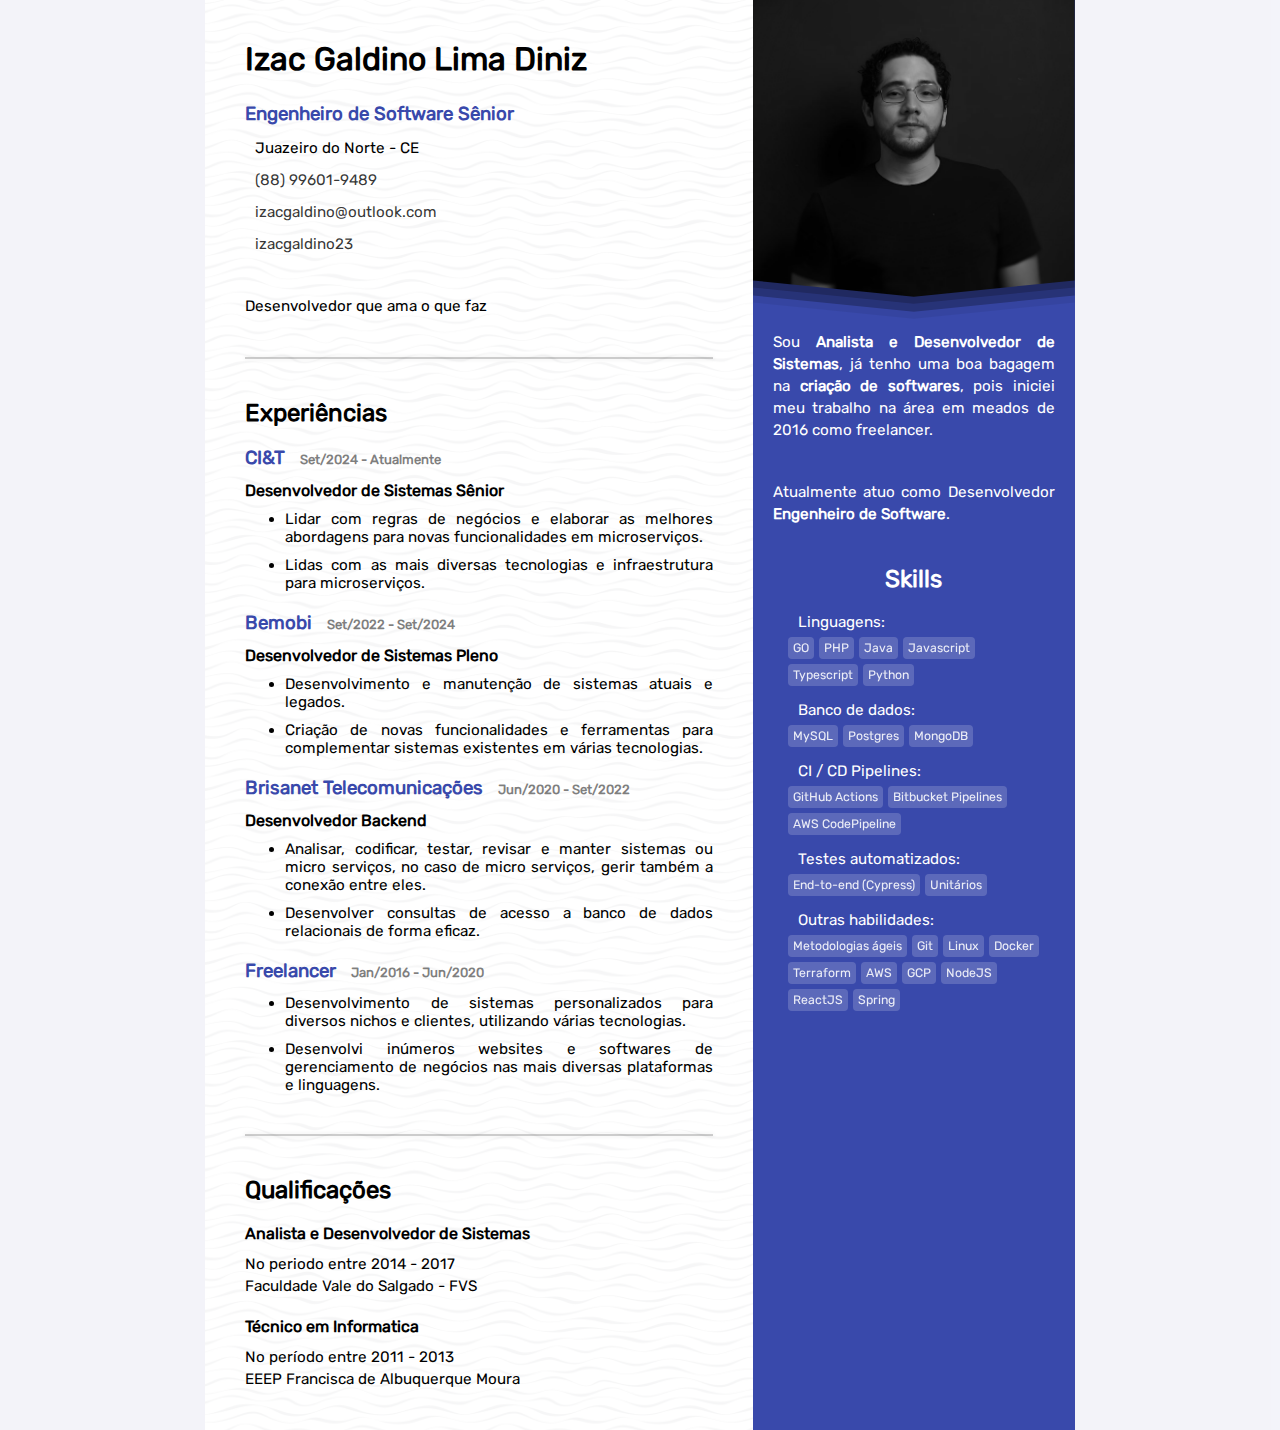
<file: curriculo/index.html>
<!DOCTYPE html>
<html lang="pt">

<head>
	<meta charset="UTF-8">
	<meta http-equiv="X-UA-Compatible" content="IE=edge">
	<meta name="viewport" content="width=device-width, initial-scale=1.0">
	<title>Currículo</title>
	<link rel="stylesheet" href="assets/style/index.css">
	<link rel="stylesheet" href="https://cdnjs.cloudflare.com/ajax/libs/font-awesome/6.0.0-beta2/css/all.min.css"
		integrity="sha512-YWzhKL2whUzgiheMoBFwW8CKV4qpHQAEuvilg9FAn5VJUDwKZZxkJNuGM4XkWuk94WCrrwslk8yWNGmY1EduTA=="
		crossorigin="anonymous" referrerpolicy="no-referrer" />
</head>

<body>
	<div id="folha">
		<article>
			<header>
				<h1>Izac Galdino Lima Diniz</h1>
				<h3>Engenheiro de Software Sênior</h3>

				<p><i class="fa fa-map-marker-alt"></i> Juazeiro do Norte - CE</p>
				<a href="https://wa.me/5588996019489">
					<i class=" fab fa-whatsapp"></i> <span>(88) 99601-9489</span>
				</a>
				<a href="mailto:izacgaldino@outlook.com">
					<i class="fa fa-envelope"></i> <span>izacgaldino@outlook.com</span>
				</a>
				<a href="https://github.com/izacgaldino23">
					<i class="fab fa-github"></i> <span>izacgaldino23</span>
				</a>

				<p class="coracao">Desenvolvedor que ama o que faz <i class="fa fa-heart"></i></p>
			</header>

			<hr>

			<section id="experiencias">
				<h2>Experiências</h2>

				<h3>CI&T <span>Set/2024 - Atualmente</span></h3>
				<h4>Desenvolvedor de Sistemas Sênior</h4>
				<ul>
					<li>
						Lidar com regras de negócios e elaborar as melhores abordagens para novas funcionalidades em microserviços.
					</li>
					<li>
						Lidas com as mais diversas tecnologias e infraestrutura para microserviços.
					</li>
				</ul>

				<h3>Bemobi <span>Set/2022 - Set/2024</span></h3>
				<h4>Desenvolvedor de Sistemas Pleno</h4>
				<ul>
					<li>
						Desenvolvimento e manutenção de sistemas atuais e legados. 
					</li>
					<li>
						Criação de novas funcionalidades e ferramentas para complementar sistemas existentes em várias tecnologias.
					</li>
				</ul>

				<h3>Brisanet Telecomunicações <span>Jun/2020 - Set/2022</span></h3>
				<h4>Desenvolvedor Backend</h4>
				<ul>
					<li>
						Analisar, codificar, testar, revisar e manter sistemas ou micro serviços, no caso de micro
						serviços, gerir também a conexão entre eles.
					</li>
					<li>
						Desenvolver consultas de acesso a banco de dados relacionais de forma eficaz.
					</li>
				</ul>

				<h3>Freelancer <span>Jan/2016 - Jun/2020</span></h3>
				<ul>
					<li>
						Desenvolvimento de sistemas personalizados para diversos nichos e clientes, utilizando várias tecnologias.
					</li>
					<li>
						Desenvolvi inúmeros websites e softwares de gerenciamento de negócios nas mais diversas plataformas e linguagens.
					</li>
				</ul>
			</section>

			<hr>

			<section id="qualificacoes">
				<h2>Qualificações</h2>

				<h4>Analista e Desenvolvedor de Sistemas</h4>
				<p>No periodo entre 2014 - 2017</p>
				<p>Faculdade Vale do Salgado - FVS</p>

				<h4>Técnico em Informatica</h4>
				<p>No período entre 2011 - 2013</p>
				<p>EEEP Francisca de Albuquerque Moura</p>
			</section>
		</article>

		<aside>
			<div id="foto">
				<img src="./assets/img/foto3.png" alt="Izac Galdino Foto">
			</div>

			<section id="infos">
				<p>
					Sou <strong>Analista e Desenvolvedor de Sistemas</strong>, já tenho uma boa bagagem na <strong>criação de softwares</strong>, pois iniciei meu trabalho na área em meados de 2016 como freelancer.
				</p>

				<p>Atualmente atuo como Desenvolvedor <strong>Engenheiro de Software</strong>.</p>

				<h2>Skills</h2>

				<ul>
					<li class="titulo">Linguagens:
						<ul>
							<li>GO</li>
							<li>PHP</li>
							<li>Java</li>
							<li>Javascript</li>
							<li>Typescript</li>
							<li>Python</li>
						</ul>
					</li>
					<li class="titulo">Banco de dados:
						<ul>
							<li>MySQL</li>
							<li>Postgres</li>
							<li>MongoDB</li>
						</ul>
					</li>
					<li class="titulo">CI / CD Pipelines:
						<ul>
							<li>GitHub Actions</li>
							<li>Bitbucket Pipelines</li>
							<li>AWS CodePipeline</li>
						</ul>
					</li>
					<li class="titulo">Testes automatizados:
						<ul>
							<li>End-to-end (Cypress)</li>
							<li>Unitários</li>
						</ul>
					</li>
					<li class="titulo">Outras habilidades:
						<ul>
							<li>Metodologias ágeis</li>
							<li>Git</li>
							<li>Linux</li>
							<li>Docker</li>
							<li>Terraform</li>
							<li>AWS</li>
							<li>GCP</li>
							<li>NodeJS</li>
							<li>ReactJS</li>
							<li>Spring</li>
						</ul>
					</li>
				</ul>
			</section>
		</aside>

		<footer>

		</footer>
	</div>
</body>
<script src="assets/js/html2canvas.min.js"></script>
<script src="assets/js/domToImage.js"></script>
<script src="assets/js/index.js"></script>

</html>
</file>
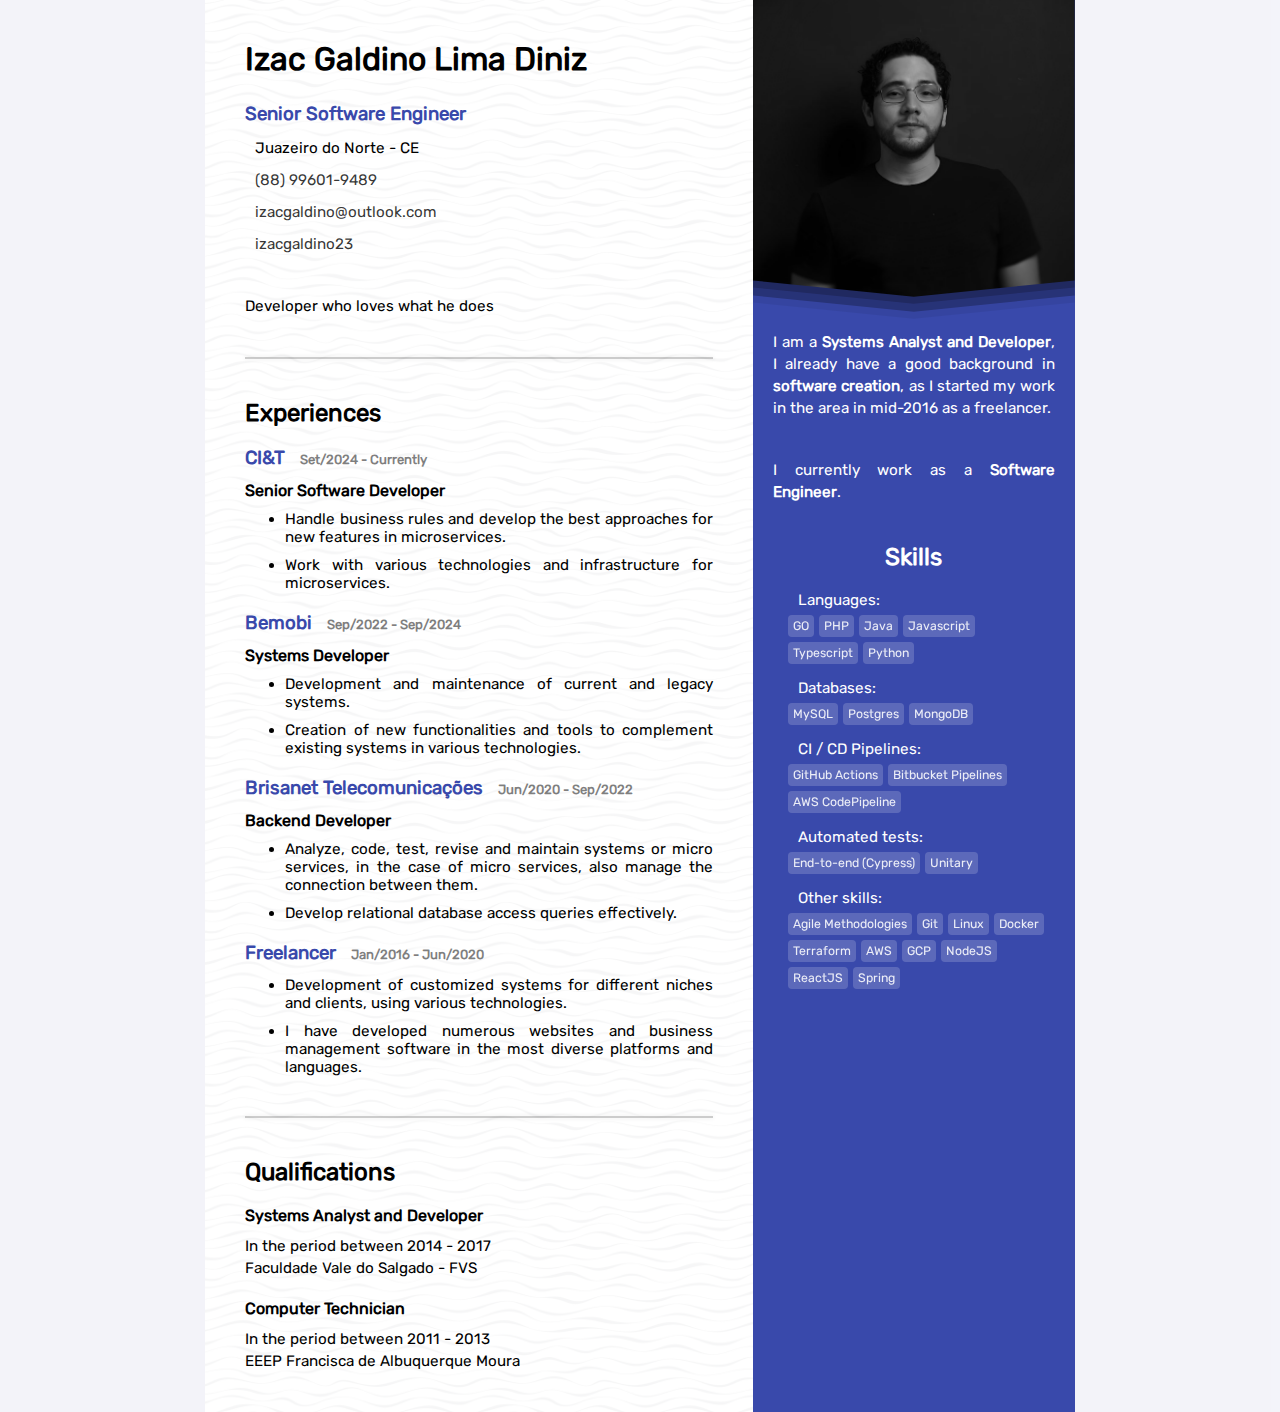
<file: curriculo/curriculo_en.html>
<!DOCTYPE html>
<html lang="en">

<head>
	<meta charset="UTF-8">
	<meta http-equiv="X-UA-Compatible" content="IE=edge">
	<meta name="viewport" content="width=device-width, initial-scale=1.0">
	<title>Currículo</title>
	<link rel="stylesheet" href="assets/style/index.css">
	<link rel="stylesheet" href="https://cdnjs.cloudflare.com/ajax/libs/font-awesome/6.0.0-beta2/css/all.min.css"
		integrity="sha512-YWzhKL2whUzgiheMoBFwW8CKV4qpHQAEuvilg9FAn5VJUDwKZZxkJNuGM4XkWuk94WCrrwslk8yWNGmY1EduTA=="
		crossorigin="anonymous" referrerpolicy="no-referrer" />
</head>

<body>
	<div id="folha">
		<article>
			<header>
				<h1>Izac Galdino Lima Diniz</h1>
				<h3>Senior Software Engineer</h3>

				<p><i class="fa fa-map-marker-alt"></i> Juazeiro do Norte - CE</p>
				<a href="https://wa.me/5588996019489">
					<i class=" fab fa-whatsapp"></i> <span>(88) 99601-9489</span>
				</a>
				<a href="mailto:izacgaldino@outlook.com">
					<i class="fa fa-envelope"></i> <span>izacgaldino@outlook.com</span>
				</a>
				<a href="https://github.com/izacgaldino23">
					<i class="fab fa-github"></i> <span>izacgaldino23</span>
				</a>

				<p class="coracao">Developer who loves what he does <i class="fa fa-heart"></i></p>
			</header>

			<hr>

			<section id="experiencias">
				<h2>Experiences</h2>

				<h3>CI&T <span>Set/2024 - Currently</span></h3>
				<h4>Senior Software Developer</h4>
				<ul>
					<li>
						Handle business rules and develop the best approaches for new features in microservices.
					</li>
					<li>
						Work with various technologies and infrastructure for microservices.
					</li>
				</ul>

				<h3>Bemobi <span>Sep/2022 - Sep/2024</span></h3>
				<h4>Systems Developer</h4>
				<ul>
					<li>
						Development and maintenance of current and legacy systems.
					</li>
					<li>
						Creation of new functionalities and tools to complement existing systems in various technologies.
					</li>
				</ul>

				<h3>Brisanet Telecomunicações <span>Jun/2020 - Sep/2022</span></h3>
				<h4>Backend Developer</h4>
				<ul>
					<li>
						Analyze, code, test, revise and maintain systems or micro services, in the case of micro services, also manage the connection between them.
					</li>
					<li>
						Develop relational database access queries effectively.
					</li>
				</ul>

				<h3>Freelancer <span>Jan/2016 - Jun/2020</span></h3>
				<ul>
					<li>
						Development of customized systems for different niches and clients, using various technologies.
					</li>
					<li>
						I have developed numerous websites and business management software in the most diverse platforms and languages.
					</li>
				</ul>
			</section>

			<hr>

			<section id="qualificacoes">
				<h2>Qualifications</h2>

				<h4>Systems Analyst and Developer</h4>
				<p>In the period between 2014 - 2017</p>
				<p>Faculdade Vale do Salgado - FVS</p>

				<h4>Computer Technician</h4>
				<p>In the period between 2011 - 2013</p>
				<p>EEEP Francisca de Albuquerque Moura</p>
			</section>
		</article>

		<aside>
			<div id="foto">
				<img src="./assets/img/foto3.png" alt="Izac Galdino Foto">
			</div>

			<section id="infos">
				<p>
					I am a <strong>Systems Analyst and Developer</strong>, I already have a good background in <strong>software creation</strong>, as I started my work in the area in mid-2016 as a freelancer.
				</p>

				<p>
					I currently work as a <strong>Software Engineer</strong>.
				</p>

				<h2>Skills</h2>

				<ul>
					<li class="titulo">Languages:
						<ul>
							<li>GO</li>
							<li>PHP</li>
							<li>Java</li>
							<li>Javascript</li>
							<li>Typescript</li>
							<li>Python</li>
						</ul>
					</li>
					<li class="titulo">Databases:
						<ul>
							<li>MySQL</li>
							<li>Postgres</li>
							<li>MongoDB</li>
						</ul>
					</li>
					<li class="titulo">CI / CD Pipelines:
						<ul>
							<li>GitHub Actions</li>
							<li>Bitbucket Pipelines</li>
							<li>AWS CodePipeline</li>
						</ul>
					</li>
					<li class="titulo">Automated tests:
						<ul>
							<li>End-to-end (Cypress)</li>
							<li>Unitary</li>
						</ul>
					</li>
					<li class="titulo">Other skills:
						<ul>
							<li>Agile Methodologies</li>
							<li>Git</li>
							<li>Linux</li>
							<li>Docker</li>
							<li>Terraform</li>
							<li>AWS</li>
							<li>GCP</li>
							<li>NodeJS</li>
							<li>ReactJS</li>
							<li>Spring</li>
						</ul>
					</li>
				</ul>
			</section>
		</aside>

		<footer>

		</footer>
	</div>
</body>
<script src="assets/js/html2canvas.min.js"></script>
<script src="assets/js/domToImage.js"></script>
<script src="assets/js/index.js"></script>

</html>
</file>
<file: curriculo/assets/style/index.css>
@font-face {
  font-family: Rubik;
  src: url(../font/Rubik-Regular.ttf);
}
* {
  margin: 0;
  font-family: "Rubik";
  box-sizing: border-box;
}
* strong {
  font-weight: 700;
}

html, body {
  min-height: 100vh;
  background: rgba(57, 73, 171, 0.03);
}

body {
  width: 100%;
  display: flex;
  justify-content: center;
  align-items: center;
  flex-wrap: wrap;
}
body #folha {
  display: flex;
  align-items: normal;
  background-image: url("../img/pattern2.jpg");
  background-size: 30%;
  min-height: 100vh;
  width: 23cm;
  overflow: hidden;
}
body article h1, body aside h1 {
  margin-bottom: 25px;
}
body article h2, body aside h2 {
  margin-bottom: 20px;
}
body article h3, body aside h3 {
  margin-bottom: 12px;
  color: #3949AB;
}
body article h3 span, body aside h3 span {
  font-size: 0.7em;
  color: rgba(0, 0, 0, 0.5);
  margin-left: 10px;
}
body article h4, body aside h4 {
  margin-bottom: 10px;
}
body article p, body article a, body aside p, body aside a {
  font-size: 0.95em;
  line-height: 22px;
}
body article a, body aside a {
  color: rgba(0, 0, 0, 0.8);
}
body article li, body aside li {
  font-size: 0.95em;
}
body hr {
  margin: 40px 0;
  border: 1px solid rgba(0, 0, 0, 0.2);
  height: 0px;
  box-shadow: 0 0 5px rgba(0, 0, 0, 0.1);
}

article {
  width: 63%;
  background: rgba(255, 255, 255, 0.8);
  padding: 40px;
}
article header p:not(.coracao), article header a {
  display: block;
  text-decoration: none;
  margin-bottom: 10px;
}
article header p:not(.coracao) i, article header a i {
  font-size: 0.9em;
  margin-right: 10px;
}
article header .coracao {
  margin: 40px 0;
}
article header .coracao i {
  color: #3949AB;
}
article ul {
  margin-bottom: 20px;
}
article ul li {
  margin-bottom: 10px;
  margin-left: 0;
  text-align: justify;
}
article #qualificacoes h4 {
  margin-top: 20px;
}

aside {
  width: 37%;
  background: #3949AB;
  overflow: hidden;
}
aside * {
  color: white;
}
aside #foto {
  margin-top: -25px;
  filter: drop-shadow(0px 7.5px 0px rgba(0, 0, 0, 0.2)) drop-shadow(0px 15px 0px rgba(0, 0, 0, 0.3));
}
aside #foto img {
  width: 100%;
  filter: grayscale(1);
  clip-path: polygon(0 0, 100% 0, 100% 95%, 50% 100%, 0 95%);
}
aside #infos {
  padding: 30px 20px;
  text-align: justify;
}
aside #infos p {
  margin-bottom: 40px;
}
aside #infos h2 {
  text-align: center;
}
aside #infos ul {
  padding-left: 5px;
  list-style: none;
  display: flex;
  flex-wrap: wrap;
}
aside #infos ul li {
  margin-bottom: 5px;
}
aside #infos ul li:before {
  content: "\f0da";
  margin-right: 8px;
  font-family: "Font Awesome 6 Free";
  font-family: var(--fa-style-family, "Font Awesome 6 Free");
  font-weight: 900;
  font-weight: var(--fa-style, 900);
}
aside #infos ul li ul {
  margin-top: 6px;
  padding-left: 10px;
  opacity: 0.9;
  font-size: 0.95em;
}
aside #infos ul li ul li:before {
  content: "\f105";
  font-size: 0.9em;
}
aside #infos ul li.titulo {
  margin-bottom: 10px;
}
aside #infos ul li:not(.titulo) {
  background: rgba(255, 255, 255, 0.2);
  display: inline-grid;
  padding: 4px 5px;
  border-radius: 4px;
  font-size: 0.85em;
  margin-right: 5px;
}
aside #infos ul li:not(.titulo):before {
  content: "" !important;
}

/*# sourceMappingURL=index.css.map */
</file>
